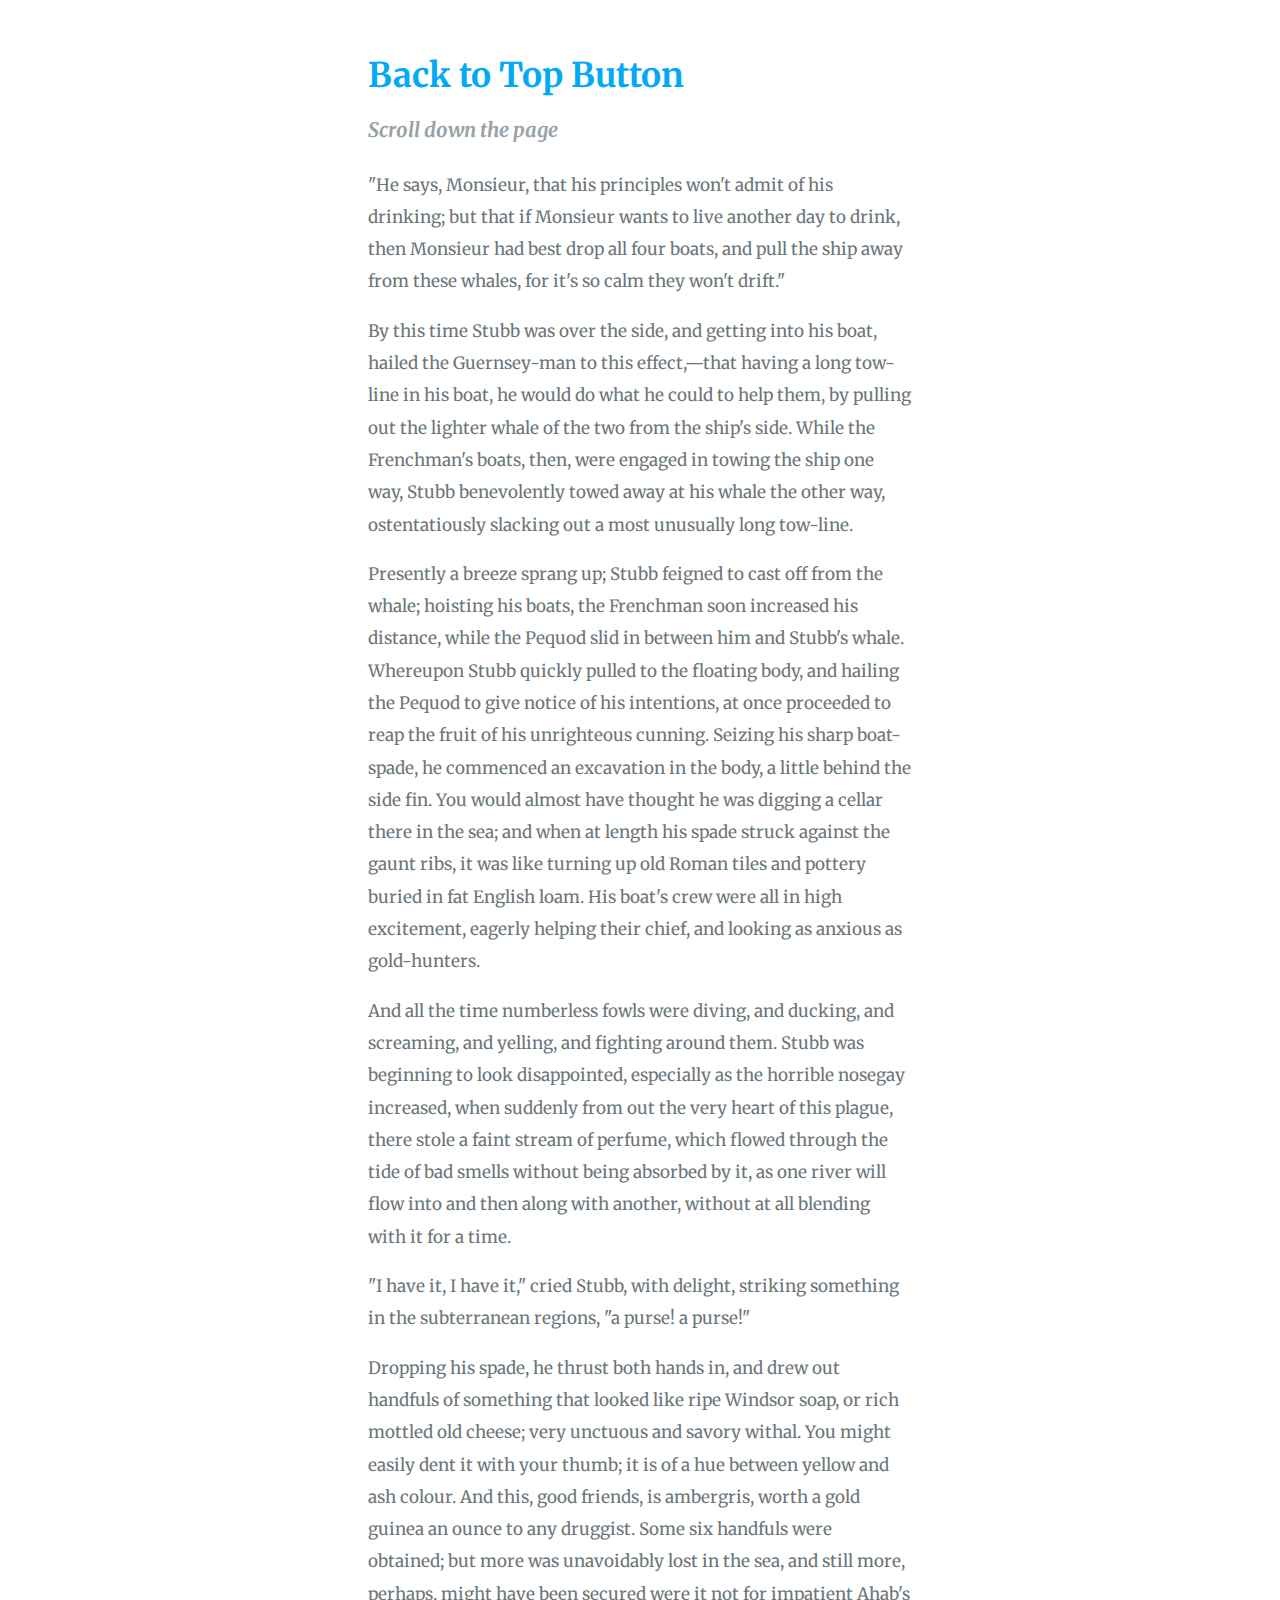
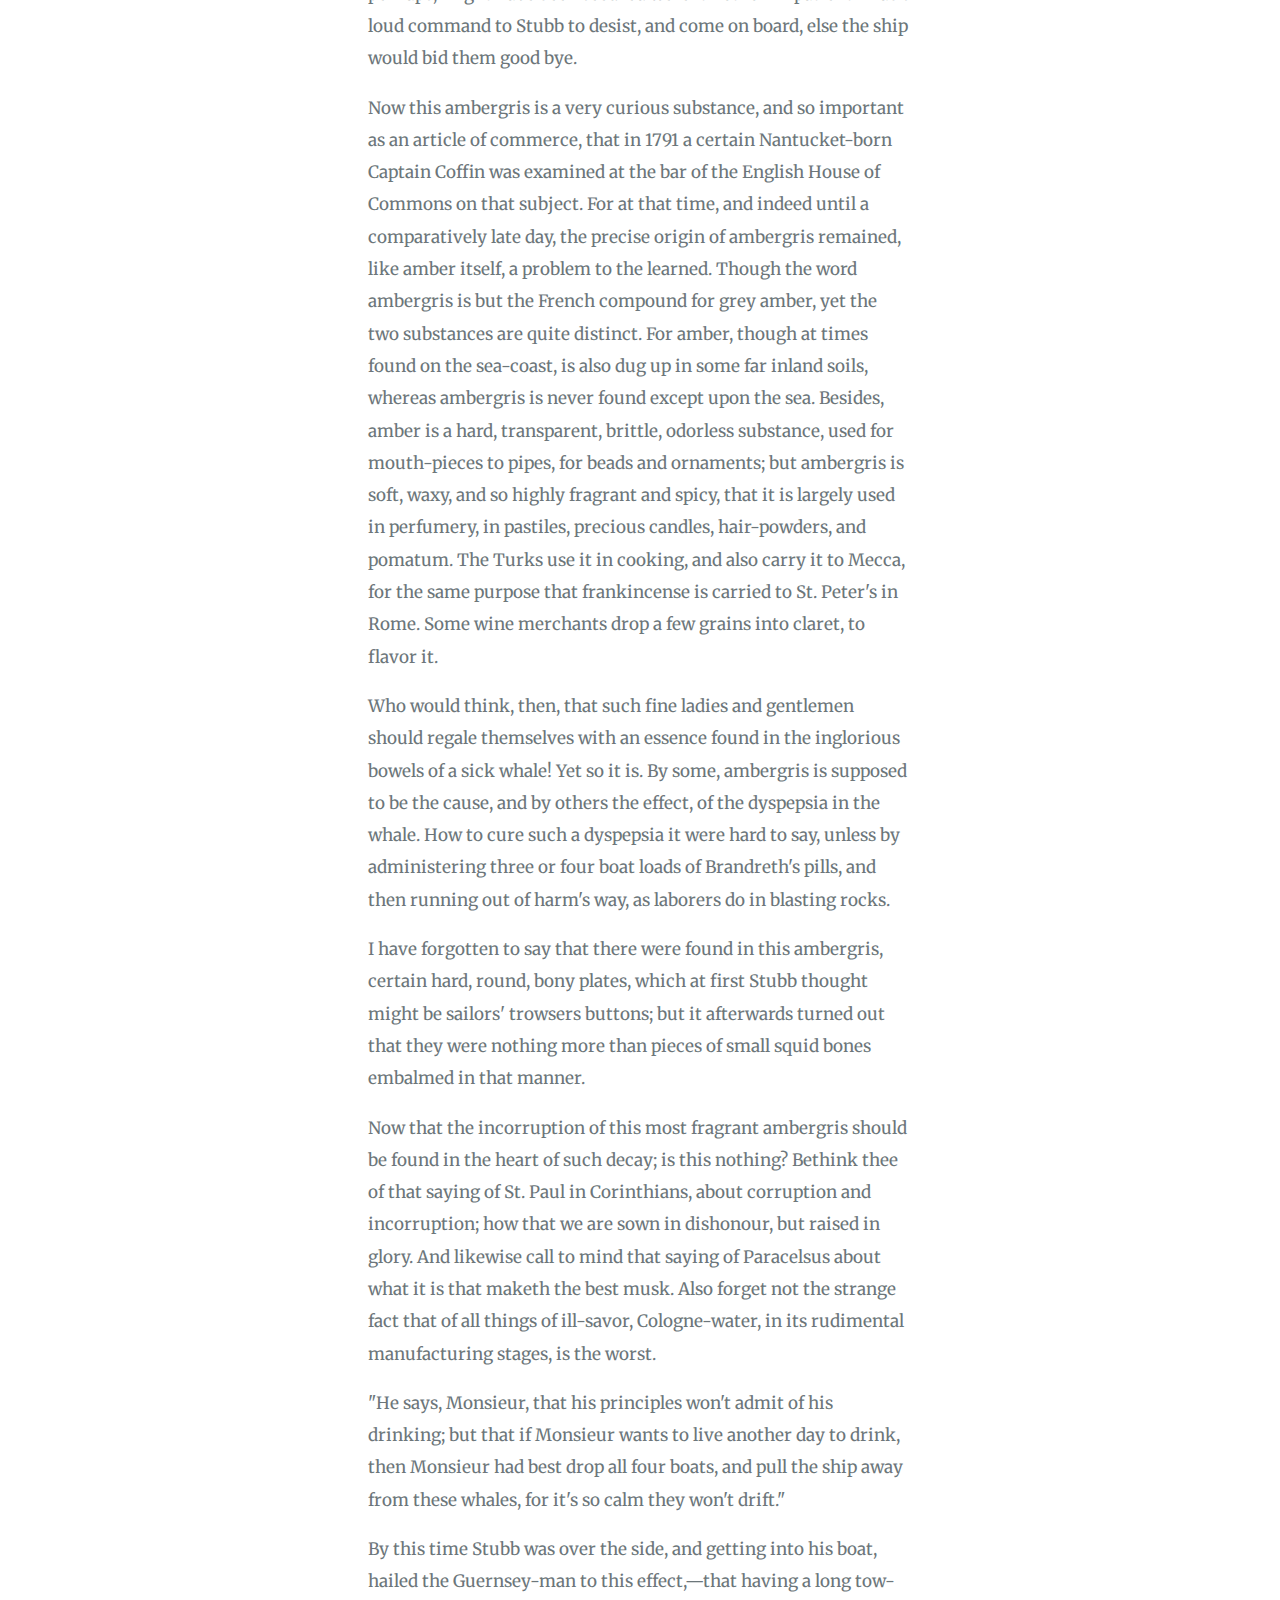
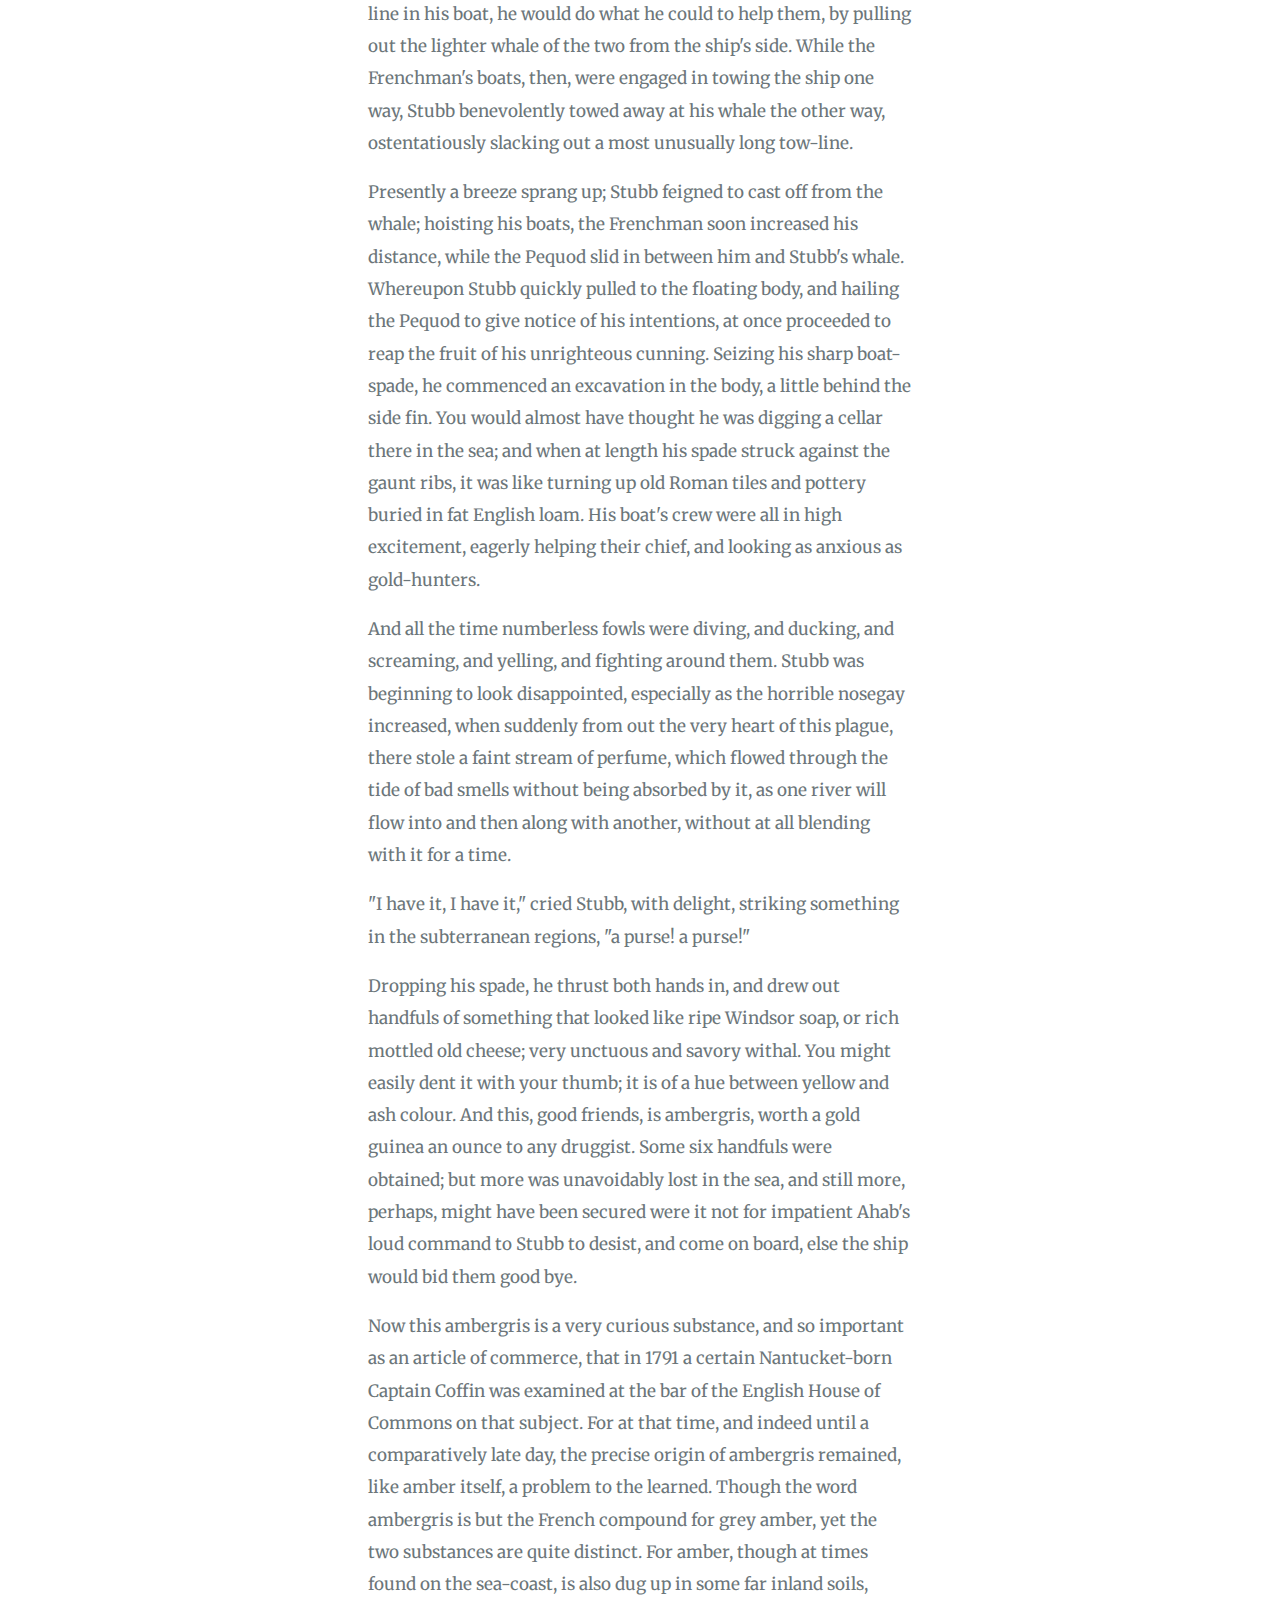
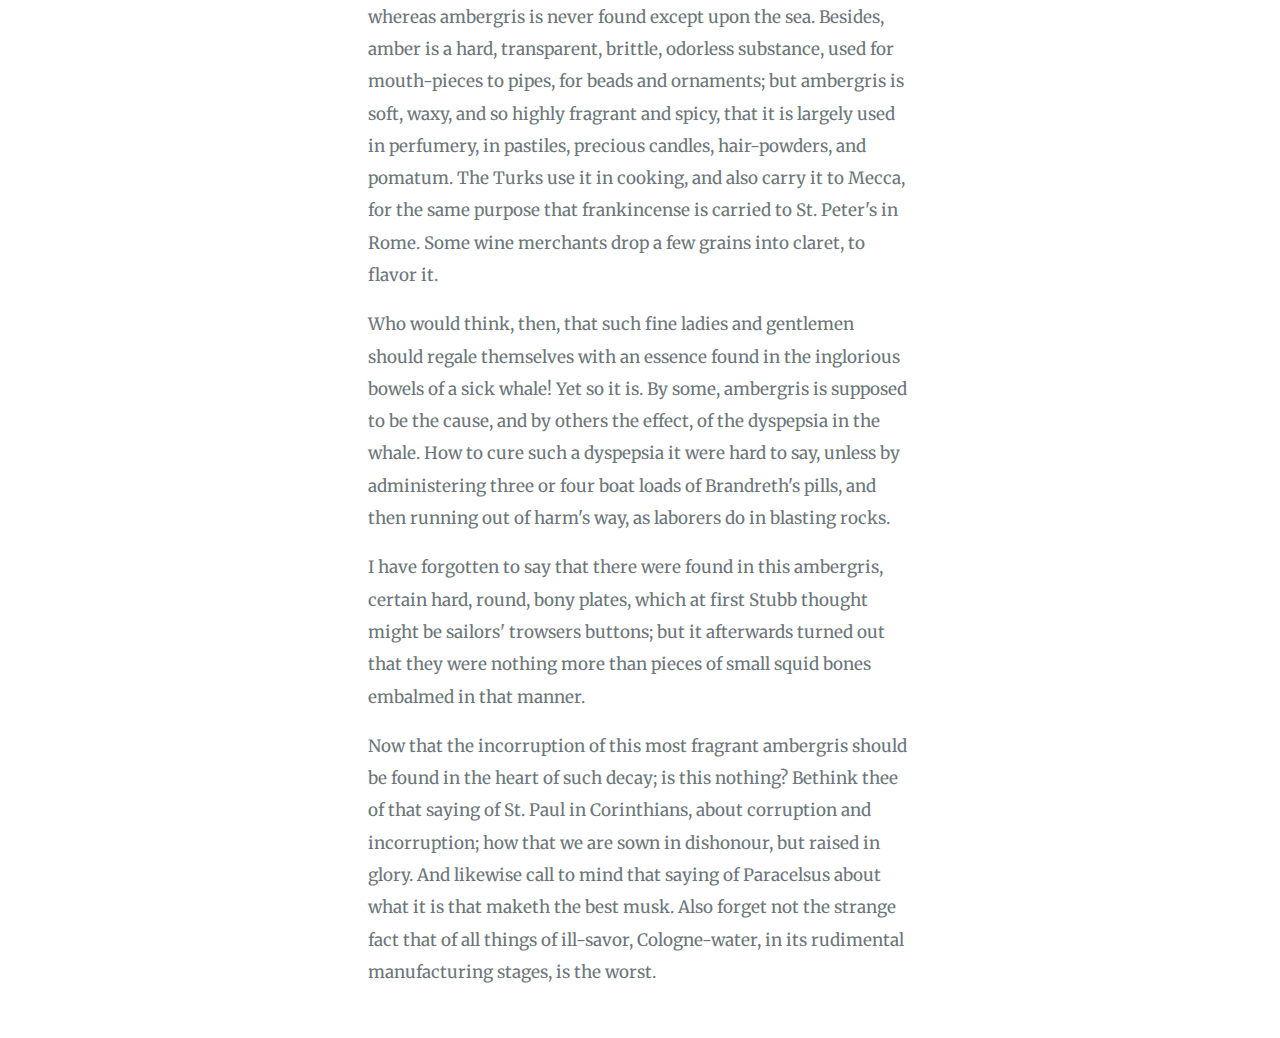
<file: demo.html>
<!DOCTYPE html>
<html lang="en">
<head>
    <meta charset="UTF-8">
    <meta name="viewport" content="width=device-width, initial-scale=1.0">
    <meta http-equiv="X-UA-Compatible" content="ie=edge">
    <title>Document</title>
    <link rel="stylesheet" href="https://maxcdn.bootstrapcdn.com/font-awesome/4.5.0/css/font-awesome.min.css">
    <link href="https://fonts.googleapis.com/css?family=Merriweather:400,900,900i" rel="stylesheet">
    <style>
    #button {
  display: inline-block;
  background-color: #FF9800;
  width: 50px;
  height: 50px;
  text-align: center;
  border-radius: 4px;
  position: fixed;
  bottom: 30px;
  right: 30px;
  transition: background-color .3s, 
    opacity .5s, visibility .5s;
  opacity: 0;
  visibility: hidden;
  z-index: 1000;
}
#button::after {
  content: "\f077";
  font-family: FontAwesome;
  font-weight: normal;
  font-style: normal;
  font-size: 2em;
  line-height: 50px;
  color: #fff;
}
#button:hover {
  cursor: pointer;
  background-color: #333;
}
#button:active {
  background-color: #555;
}
#button.show {
  opacity: 1;
  visibility: visible;
}

/* Styles for the content section */

.content {
  width: 77%;
  margin: 50px auto;
  font-family: 'Merriweather', serif;
  font-size: 17px;
  color: #6c767a;
  line-height: 1.9;
}
@media (min-width: 500px) {
  .content {
    width: 43%;
  }
  #button {
    margin: 30px;
  }
}
.content h1 {
  margin-bottom: -10px;
  color: #03a9f4;
  line-height: 1.5;
}
.content h3 {
  font-style: italic;
  color: #96a2a7;
}
    </style>
</head>
<body>
    <!-- Back to top button -->
<a id="button"></a>


<!-- Some content to fill up the page -->
<div class="content">
  <h1>Back to Top Button</h1>
  <h3>Scroll down the page</h3>
<p>"He says, Monsieur, that his principles won't admit of his drinking; but that if Monsieur wants to live another day to drink, then Monsieur had best drop all four boats, and pull the ship away from these whales, for it's so calm they won't drift."</p>

<p>By this time Stubb was over the side, and getting into his boat, hailed the Guernsey-man to this effect,&mdash;that having a long tow-line in his boat, he would do what he could to help them, by pulling out the lighter whale of the two from the ship's side. While the Frenchman's boats, then, were engaged in towing the ship one way, Stubb benevolently towed away at his whale the other way, ostentatiously slacking out a most unusually long tow-line.</p>

<p>Presently a breeze sprang up; Stubb feigned to cast off from the whale; hoisting his boats, the Frenchman soon increased his distance, while the Pequod slid in between him and Stubb's whale. Whereupon Stubb quickly pulled to the floating body, and hailing the Pequod to give notice of his intentions, at once proceeded to reap the fruit of his unrighteous cunning. Seizing his sharp boat-spade, he commenced an excavation in the body, a little behind the side fin. You would almost have thought he was digging a cellar there in the sea; and when at length his spade struck against the gaunt ribs, it was like turning up old Roman tiles and pottery buried in fat English loam. His boat's crew were all in high excitement, eagerly helping their chief, and looking as anxious as gold-hunters.</p>

<p>And all the time numberless fowls were diving, and ducking, and screaming, and yelling, and fighting around them. Stubb was beginning to look disappointed, especially as the horrible nosegay increased, when suddenly from out the very heart of this plague, there stole a faint stream of perfume, which flowed through the tide of bad smells without being absorbed by it, as one river will flow into and then along with another, without at all blending with it for a time.</p>

<p>"I have it, I have it," cried Stubb, with delight, striking something in the subterranean regions, "a purse! a purse!"</p>

<p>Dropping his spade, he thrust both hands in, and drew out handfuls of something that looked like ripe Windsor soap, or rich mottled old cheese; very unctuous and savory withal. You might easily dent it with your thumb; it is of a hue between yellow and ash colour. And this, good friends, is ambergris, worth a gold guinea an ounce to any druggist. Some six handfuls were obtained; but more was unavoidably lost in the sea, and still more, perhaps, might have been secured were it not for impatient Ahab's loud command to Stubb to desist, and come on board, else the ship would bid them good bye.</p>

<p>Now this ambergris is a very curious substance, and so important as an article of commerce, that in 1791 a certain Nantucket-born Captain Coffin was examined at the bar of the English House of Commons on that subject. For at that time, and indeed until a comparatively late day, the precise origin of ambergris remained, like amber itself, a problem to the learned. Though the word ambergris is but the French compound for grey amber, yet the two substances are quite distinct. For amber, though at times found on the sea-coast, is also dug up in some far inland soils, whereas ambergris is never found except upon the sea. Besides, amber is a hard, transparent, brittle, odorless substance, used for mouth-pieces to pipes, for beads and ornaments; but ambergris is soft, waxy, and so highly fragrant and spicy, that it is largely used in perfumery, in pastiles, precious candles, hair-powders, and pomatum. The Turks use it in cooking, and also carry it to Mecca, for the same purpose that frankincense is carried to St. Peter's in Rome. Some wine merchants drop a few grains into claret, to flavor it.</p>

<p>Who would think, then, that such fine ladies and gentlemen should regale themselves with an essence found in the inglorious bowels of a sick whale! Yet so it is. By some, ambergris is supposed to be the cause, and by others the effect, of the dyspepsia in the whale. How to cure such a dyspepsia it were hard to say, unless by administering three or four boat loads of Brandreth's pills, and then running out of harm's way, as laborers do in blasting rocks.</p>

<p>I have forgotten to say that there were found in this ambergris, certain hard, round, bony plates, which at first Stubb thought might be sailors' trowsers buttons; but it afterwards turned out that they were nothing more than pieces of small squid bones embalmed in that manner.</p>

<p>Now that the incorruption of this most fragrant ambergris should be found in the heart of such decay; is this nothing? Bethink thee of that saying of St. Paul in Corinthians, about corruption and incorruption; how that we are sown in dishonour, but raised in glory. And likewise call to mind that saying of Paracelsus about what it is that maketh the best musk. Also forget not the strange fact that of all things of ill-savor, Cologne-water, in its rudimental manufacturing stages, is the worst.</p>
  <p>"He says, Monsieur, that his principles won't admit of his drinking; but that if Monsieur wants to live another day to drink, then Monsieur had best drop all four boats, and pull the ship away from these whales, for it's so calm they won't drift."</p>

<p>By this time Stubb was over the side, and getting into his boat, hailed the Guernsey-man to this effect,&mdash;that having a long tow-line in his boat, he would do what he could to help them, by pulling out the lighter whale of the two from the ship's side. While the Frenchman's boats, then, were engaged in towing the ship one way, Stubb benevolently towed away at his whale the other way, ostentatiously slacking out a most unusually long tow-line.</p>

<p>Presently a breeze sprang up; Stubb feigned to cast off from the whale; hoisting his boats, the Frenchman soon increased his distance, while the Pequod slid in between him and Stubb's whale. Whereupon Stubb quickly pulled to the floating body, and hailing the Pequod to give notice of his intentions, at once proceeded to reap the fruit of his unrighteous cunning. Seizing his sharp boat-spade, he commenced an excavation in the body, a little behind the side fin. You would almost have thought he was digging a cellar there in the sea; and when at length his spade struck against the gaunt ribs, it was like turning up old Roman tiles and pottery buried in fat English loam. His boat's crew were all in high excitement, eagerly helping their chief, and looking as anxious as gold-hunters.</p>

<p>And all the time numberless fowls were diving, and ducking, and screaming, and yelling, and fighting around them. Stubb was beginning to look disappointed, especially as the horrible nosegay increased, when suddenly from out the very heart of this plague, there stole a faint stream of perfume, which flowed through the tide of bad smells without being absorbed by it, as one river will flow into and then along with another, without at all blending with it for a time.</p>

<p>"I have it, I have it," cried Stubb, with delight, striking something in the subterranean regions, "a purse! a purse!"</p>

<p>Dropping his spade, he thrust both hands in, and drew out handfuls of something that looked like ripe Windsor soap, or rich mottled old cheese; very unctuous and savory withal. You might easily dent it with your thumb; it is of a hue between yellow and ash colour. And this, good friends, is ambergris, worth a gold guinea an ounce to any druggist. Some six handfuls were obtained; but more was unavoidably lost in the sea, and still more, perhaps, might have been secured were it not for impatient Ahab's loud command to Stubb to desist, and come on board, else the ship would bid them good bye.</p>

<p>Now this ambergris is a very curious substance, and so important as an article of commerce, that in 1791 a certain Nantucket-born Captain Coffin was examined at the bar of the English House of Commons on that subject. For at that time, and indeed until a comparatively late day, the precise origin of ambergris remained, like amber itself, a problem to the learned. Though the word ambergris is but the French compound for grey amber, yet the two substances are quite distinct. For amber, though at times found on the sea-coast, is also dug up in some far inland soils, whereas ambergris is never found except upon the sea. Besides, amber is a hard, transparent, brittle, odorless substance, used for mouth-pieces to pipes, for beads and ornaments; but ambergris is soft, waxy, and so highly fragrant and spicy, that it is largely used in perfumery, in pastiles, precious candles, hair-powders, and pomatum. The Turks use it in cooking, and also carry it to Mecca, for the same purpose that frankincense is carried to St. Peter's in Rome. Some wine merchants drop a few grains into claret, to flavor it.</p>

<p>Who would think, then, that such fine ladies and gentlemen should regale themselves with an essence found in the inglorious bowels of a sick whale! Yet so it is. By some, ambergris is supposed to be the cause, and by others the effect, of the dyspepsia in the whale. How to cure such a dyspepsia it were hard to say, unless by administering three or four boat loads of Brandreth's pills, and then running out of harm's way, as laborers do in blasting rocks.</p>

<p>I have forgotten to say that there were found in this ambergris, certain hard, round, bony plates, which at first Stubb thought might be sailors' trowsers buttons; but it afterwards turned out that they were nothing more than pieces of small squid bones embalmed in that manner.</p>

<p>Now that the incorruption of this most fragrant ambergris should be found in the heart of such decay; is this nothing? Bethink thee of that saying of St. Paul in Corinthians, about corruption and incorruption; how that we are sown in dishonour, but raised in glory. And likewise call to mind that saying of Paracelsus about what it is that maketh the best musk. Also forget not the strange fact that of all things of ill-savor, Cologne-water, in its rudimental manufacturing stages, is the worst.</p>
  
</div>

<!--jQuery js -->
<script src="https://code.jquery.com/jquery-3.3.1.slim.min.js" integrity="sha384-q8i/X+965DzO0rT7abK41JStQIAqVgRVzpbzo5smXKp4YfRvH+8abtTE1Pi6jizo" crossorigin="anonymous"></script>

<script type="text/javascript">
    $(document).ready(function(){
       if (jQuery) {  
         // jQuery is loaded  
         alert("Yeah!");
       } else {
         // jQuery is not loaded
         alert("Doesn't Work");
       }
    });
  </script>

<script>
var btn = $('#button');

$(window).scroll(function() {
  if ($(window).scrollTop() > 300) {
    btn.addClass('show');
  } else {
    btn.removeClass('show');
  }
});

btn.on('click', function(e) {
  e.preventDefault();
  $('html, body').animate({scrollTop:0}, '300');
});

</script>
</body>
</html>
</file>
